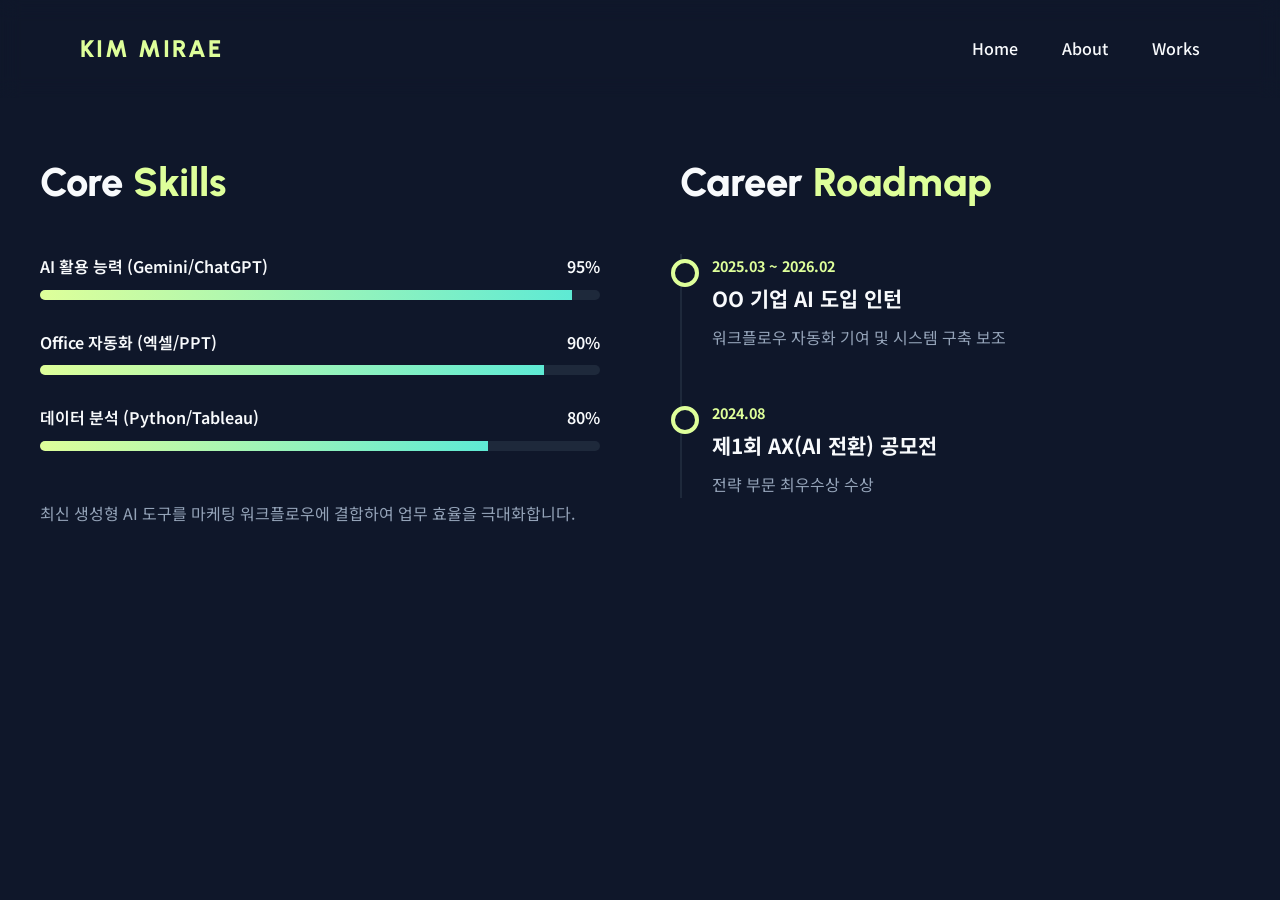
<file: about.html>
<!DOCTYPE html>
<html lang="ko">
<head>
    <meta charset="UTF-8">
    <meta name="viewport" content="width=device-width, initial-scale=1.0">
    <title>About MIRAE | 역량 및 경력</title>
    <link rel="stylesheet" href="style.css">
    <link rel="stylesheet" href="https://cdnjs.cloudflare.com/ajax/libs/font-awesome/6.4.0/css/all.min.css">
    <style>
        .about-section {
            padding: 150px 0 100px;
            min-height: 100vh;
        }

        .about-grid {
            display: grid;
            grid-template-columns: 1fr 1fr;
            gap: 80px;
            align-items: start;
        }

        h2 {
            font-size: 2.5rem;
            margin-bottom: 40px;
            font-family: 'Urbanist', sans-serif;
            font-weight: 800;
        }

        h2 span { color: var(--point-color); }

        /* Skill Bars */
        .skill-container {
            margin-bottom: 50px;
        }

        .skill-item {
            margin-bottom: 30px;
        }

        .skill-info {
            display: flex;
            justify-content: space-between;
            margin-bottom: 10px;
            font-weight: 600;
        }

        .skill-bar-bg {
            height: 10px;
            background: var(--card-bg);
            border-radius: 5px;
            overflow: hidden;
        }

        .skill-progress {
            height: 100%;
            background: linear-gradient(90deg, var(--point-color), #5eead4);
            width: 0; /* JS로 애니메이션 처리 */
            transition: width 1.5s cubic-bezier(0.1, 0.5, 0.2, 1);
        }

        /* Roadmap Timeline */
        .roadmap {
            position: relative;
            padding-left: 30px;
            border-left: 2px solid var(--card-bg);
        }

        .roadmap-item {
            position: relative;
            margin-bottom: 50px;
        }

        .roadmap-item::before {
            content: '';
            position: absolute;
            left: -41px;
            top: 5px;
            width: 20px;
            height: 20px;
            background: var(--bg-color);
            border: 4px solid var(--point-color);
            border-radius: 50%;
        }

        .date {
            color: var(--point-color);
            font-weight: 700;
            font-size: 0.9rem;
            margin-bottom: 5px;
            display: block;
        }

        .event-title {
            font-size: 1.3rem;
            font-weight: 700;
            margin-bottom: 10px;
        }

        .description {
            color: var(--text-sub);
            font-size: 1rem;
        }
    </style>
</head>
<body>

    <nav>
        <div class="logo">KIM MIRAE</div>
        <div class="nav-links">
            <a href="index.html">Home</a>
            <a href="about.html">About</a>
            <a href="works.html">Works</a>
        </div>
    </nav>

    <main class="container about-section">
        <div class="about-grid">
            <div class="skill-section">
                <h2>Core <span>Skills</span></h2>
                <div class="skill-container">
                    <div class="skill-item">
                        <div class="skill-info">
                            <span>AI 활용 능력 (Gemini/ChatGPT) </span>
                            <span>95% </span>
                        </div>
                        <div class="skill-bar-bg">
                            <div class="skill-progress" data-width="95%"></div>
                        </div>
                    </div>

                    <div class="skill-item">
                        <div class="skill-info">
                            <span>Office 자동화 (엑셀/PPT) </span>
                            <span>90% </span>
                        </div>
                        <div class="skill-bar-bg">
                            <div class="skill-progress" data-width="90%"></div>
                        </div>
                    </div>

                    <div class="skill-item">
                        <div class="skill-info">
                            <span>데이터 분석 (Python/Tableau) </span>
                            <span>80% </span>
                        </div>
                        <div class="skill-bar-bg">
                            <div class="skill-progress" data-width="80%"></div>
                        </div>
                    </div>
                </div>
                <p class="description">
                    최신 생성형 AI 도구를 마케팅 워크플로우에 결합하여 업무 효율을 극대화합니다. 
                </p>
            </div>

            <div class="roadmap-section">
                <h2>Career <span>Roadmap</span></h2>
                <div class="roadmap">
                    <div class="roadmap-item">
                        <span class="date">2025.03 ~ 2026.02 </span>
                        <h3 class="event-title">OO 기업 AI 도입 인턴 </h3>
                        <p class="description">워크플로우 자동화 기여 및 시스템 구축 보조 </p>
                    </div>

                    <div class="roadmap-item">
                        <span class="date">2024.08 </span>
                        <h3 class="event-title">제1회 AX(AI 전환) 공모전 </h3>
                        <p class="description">전략 부문 최우수상 수상 </p>
                    </div>
                </div>
            </div>
        </div>
    </main>

    <script>
        // 페이지 로드 후 스킬 바 애니메이션 실행
        window.addEventListener('DOMContentLoaded', () => {
            const progressBars = document.querySelectorAll('.skill-progress');
            setTimeout(() => {
                progressBars.forEach(bar => {
                    const width = bar.getAttribute('data-width');
                    bar.style.width = width;
                });
            }, 300);
        });
    </script>
</body>
</html>
</file>
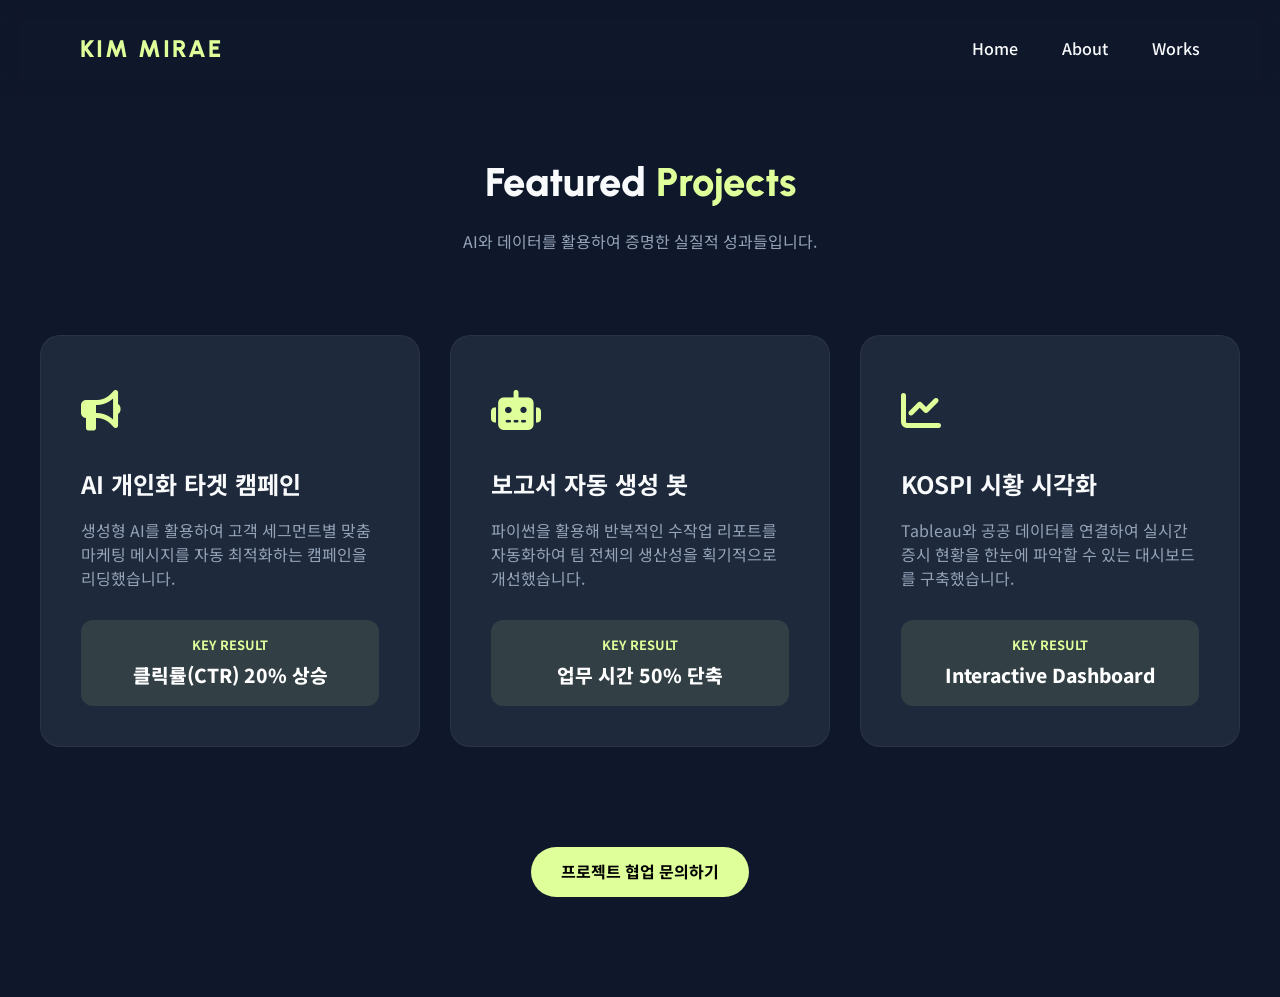
<file: works.html>
<!DOCTYPE html>
<html lang="ko">
<head>
    <meta charset="UTF-8">
    <meta name="viewport" content="width=device-width, initial-scale=1.0">
    <title>Works | 프로젝트 성과</title>
    <link rel="stylesheet" href="style.css">
    <link rel="stylesheet" href="https://cdnjs.cloudflare.com/ajax/libs/font-awesome/6.4.0/css/all.min.css">
    <style>
        .works-section {
            padding: 150px 0 100px;
            min-height: 100vh;
        }

        .section-header {
            text-align: center;
            margin-bottom: 80px;
        }

        .section-header h2 {
            font-size: 2.5rem;
            font-family: 'Urbanist', sans-serif;
            font-weight: 800;
        }

        .section-header h2 span { color: var(--point-color); }

        /* Project Grid */
        .project-grid {
            display: grid;
            grid-template-columns: repeat(3, 1fr);
            gap: 30px;
        }

        .project-card {
            background: var(--card-bg);
            border: 1px solid rgba(255, 255, 255, 0.05);
            border-radius: 20px;
            padding: 40px;
            display: flex;
            flex-direction: column;
            justify-content: space-between;
            transition: all 0.4s cubic-bezier(0.175, 0.885, 0.32, 1.275);
            position: relative;
            overflow: hidden;
        }

        .project-card::before {
            content: '';
            position: absolute;
            top: 0; left: 0; width: 100%; height: 4px;
            background: var(--point-color);
            transform: scaleX(0);
            transition: transform 0.4s;
            transform-origin: left;
        }

        .project-card:hover {
            transform: translateY(-15px);
            border-color: rgba(222, 255, 154, 0.3);
            box-shadow: 0 20px 40px rgba(0, 0, 0, 0.3);
        }

        .project-card:hover::before {
            transform: scaleX(1);
        }

        .icon-box {
            font-size: 2.5rem;
            color: var(--point-color);
            margin-bottom: 25px;
        }

        .project-title {
            font-size: 1.5rem;
            font-weight: 700;
            margin-bottom: 15px;
        }

        .project-desc {
            color: var(--text-sub);
            font-size: 1rem;
            margin-bottom: 30px;
            line-height: 1.5;
        }

        .project-result {
            background: rgba(222, 255, 154, 0.1);
            padding: 15px;
            border-radius: 12px;
            text-align: center;
        }

        .result-label {
            display: block;
            font-size: 0.8rem;
            color: var(--point-color);
            margin-bottom: 5px;
            font-weight: 700;
        }

        .result-value {
            font-size: 1.2rem;
            font-weight: 800;
            color: #fff;
        }

        /* Footer margin */
        .footer-callout {
            text-align: center;
            margin-top: 100px;
        }
    </style>
</head>
<body>

    <nav>
        <div class="logo">KIM MIRAE</div>
        <div class="nav-links">
            <a href="index.html">Home</a>
            <a href="about.html">About</a>
            <a href="works.html">Works</a>
        </div>
    </nav>

    <main class="container works-section">
        <div class="section-header">
            <h2>Featured <span>Projects</span></h2>
            <p style="color: var(--text-sub); margin-top: 15px;">AI와 데이터를 활용하여 증명한 실질적 성과들입니다.</p>
        </div>

        <div class="project-grid">
            <article class="project-card">
                <div class="top-content">
                    <div class="icon-box"><i class="fas fa-bullhorn"></i></div>
                    <h3 class="project-title">AI 개인화 타겟 캠페인</h3>
                    <p class="project-desc">생성형 AI를 활용하여 고객 세그먼트별 맞춤 마케팅 메시지를 자동 최적화하는 캠페인을 리딩했습니다.</p>
                </div>
                <div class="project-result">
                    <span class="result-label">KEY RESULT</span>
                    <span class="result-value">클릭률(CTR) 20% 상승</span>
                </div>
            </article>

            <article class="project-card">
                <div class="top-content">
                    <div class="icon-box"><i class="fas fa-robot"></i></div>
                    <h3 class="project-title">보고서 자동 생성 봇</h3>
                    <p class="project-desc">파이썬을 활용해 반복적인 수작업 리포트를 자동화하여 팀 전체의 생산성을 획기적으로 개선했습니다.</p>
                </div>
                <div class="project-result">
                    <span class="result-label">KEY RESULT</span>
                    <span class="result-value">업무 시간 50% 단축</span>
                </div>
            </article>

            <article class="project-card">
                <div class="top-content">
                    <div class="icon-box"><i class="fas fa-chart-line"></i></div>
                    <h3 class="project-title">KOSPI 시황 시각화</h3>
                    <p class="project-desc">Tableau와 공공 데이터를 연결하여 실시간 증시 현황을 한눈에 파악할 수 있는 대시보드를 구축했습니다.</p>
                </div>
                <div class="project-result">
                    <span class="result-label">KEY RESULT</span>
                    <span class="result-value">Interactive Dashboard</span>
                </div>
            </article>
        </div>

        <div class="footer-callout">
            <a href="mailto:mirae@example.com" class="btn-point">프로젝트 협업 문의하기</a>
        </div>
    </main>

</body>
</html>
</file>
<file: style.css>
/* style.css */
@import url('https://fonts.googleapis.com/css2?family=Noto+Sans+KR:wght@300;400;700&family=Urbanist:wght@400;600;800&display=swap');

:root {
    --bg-color: #0f172a;
    --card-bg: #1e293b;
    --point-color: #deff9a; /* 올리브 포인트 */
    --text-main: #f8fafc;
    --text-sub: #94a3b8;
}

* {
    margin: 0;
    padding: 0;
    box-sizing: border-box;
}

body {
    background-color: var(--bg-color);
    color: var(--text-main);
    font-family: 'Noto Sans KR', sans-serif;
    line-height: 1.6;
    overflow-x: hidden;
}

/* Navigation */
nav {
    position: fixed;
    top: 0;
    width: 100%;
    display: flex;
    justify-content: space-between;
    align-items: center;
    padding: 30px 80px;
    z-index: 1000;
    backdrop-filter: blur(10px);
}

.logo {
    font-family: 'Urbanist', sans-serif;
    font-size: 1.5rem;
    font-weight: 800;
    color: var(--point-color);
    letter-spacing: 2px;
}

.nav-links a {
    color: var(--text-main);
    text-decoration: none;
    margin-left: 40px;
    font-weight: 500;
    transition: color 0.3s;
}

.nav-links a:hover {
    color: var(--point-color);
}

/* Common Components */
.container {
    max-width: 1200px;
    margin: 0 auto;
    padding: 0 20px;
}

.btn-point {
    background-color: var(--point-color);
    color: #000;
    padding: 12px 30px;
    border-radius: 50px;
    text-decoration: none;
    font-weight: 700;
    transition: transform 0.3s, opacity 0.3s;
    display: inline-block;
}

.btn-point:hover {
    transform: translateY(-3px);
    opacity: 0.9;
}
</file>
